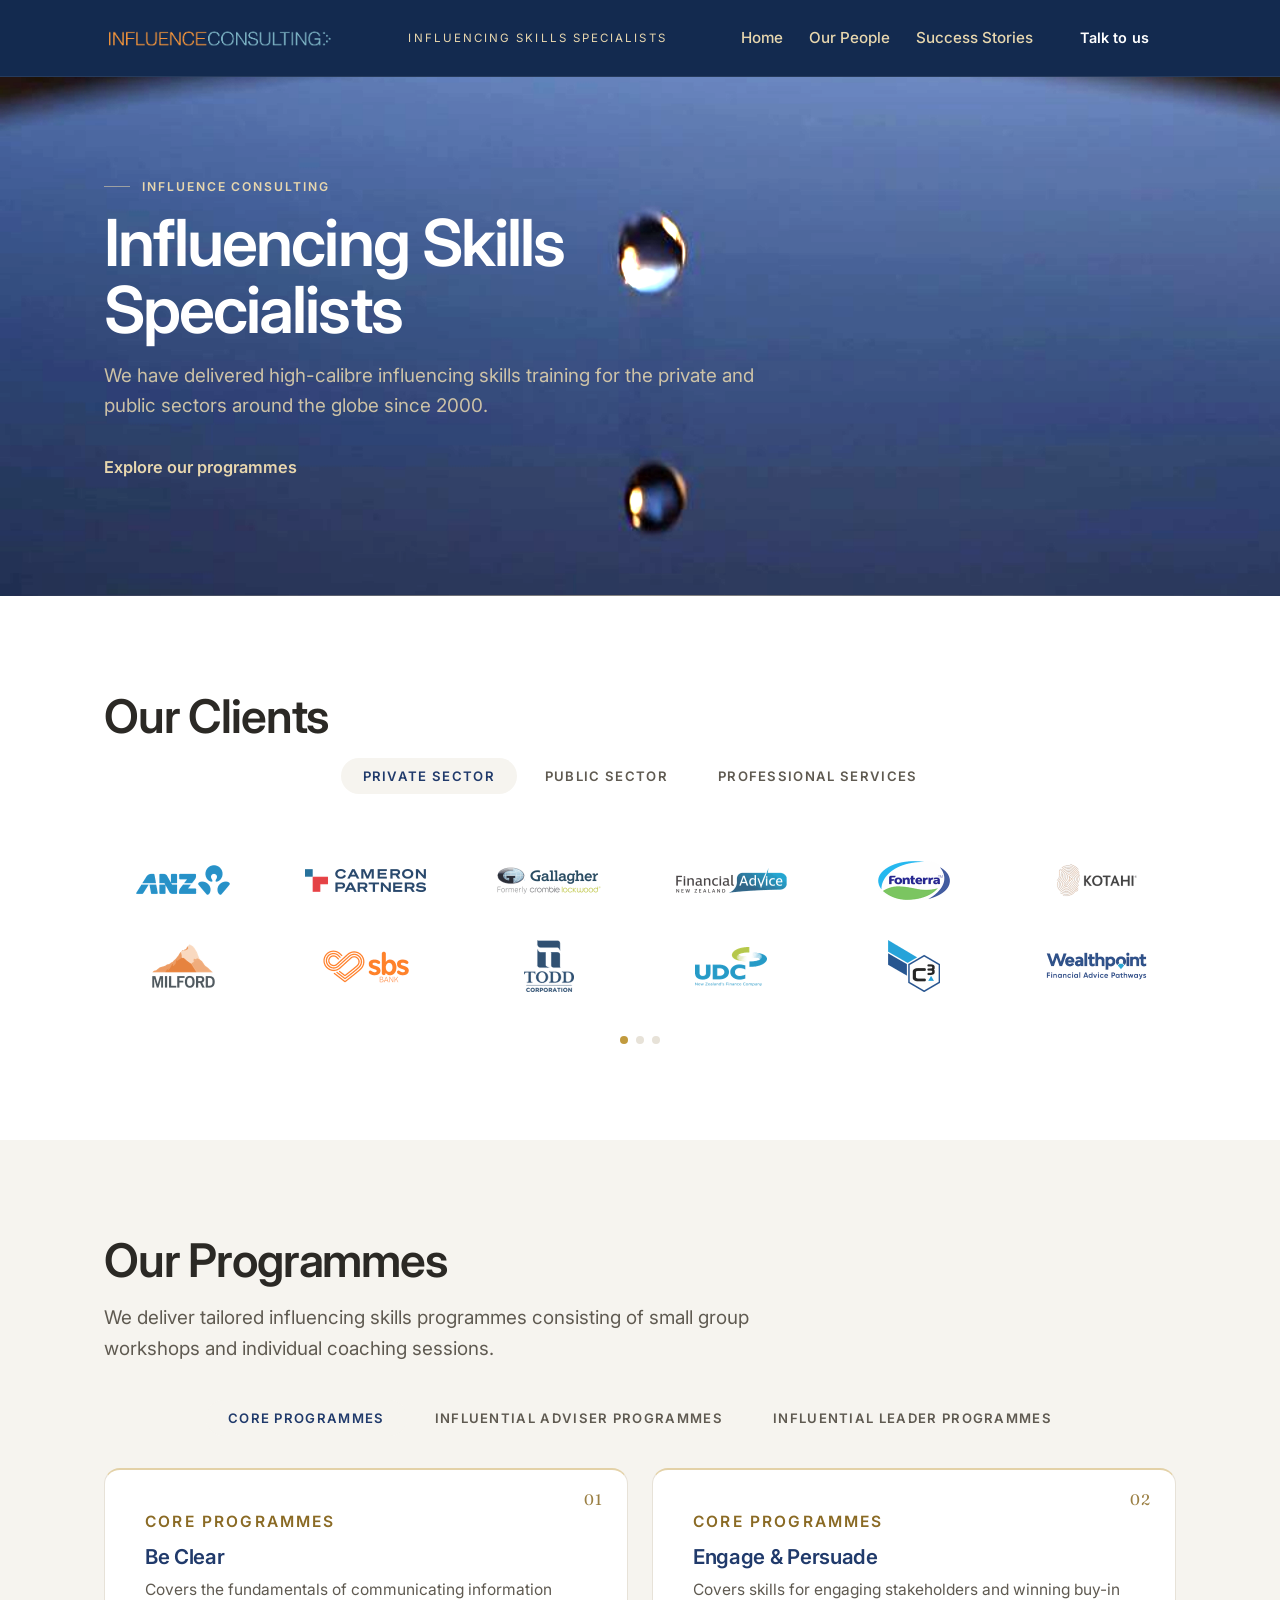
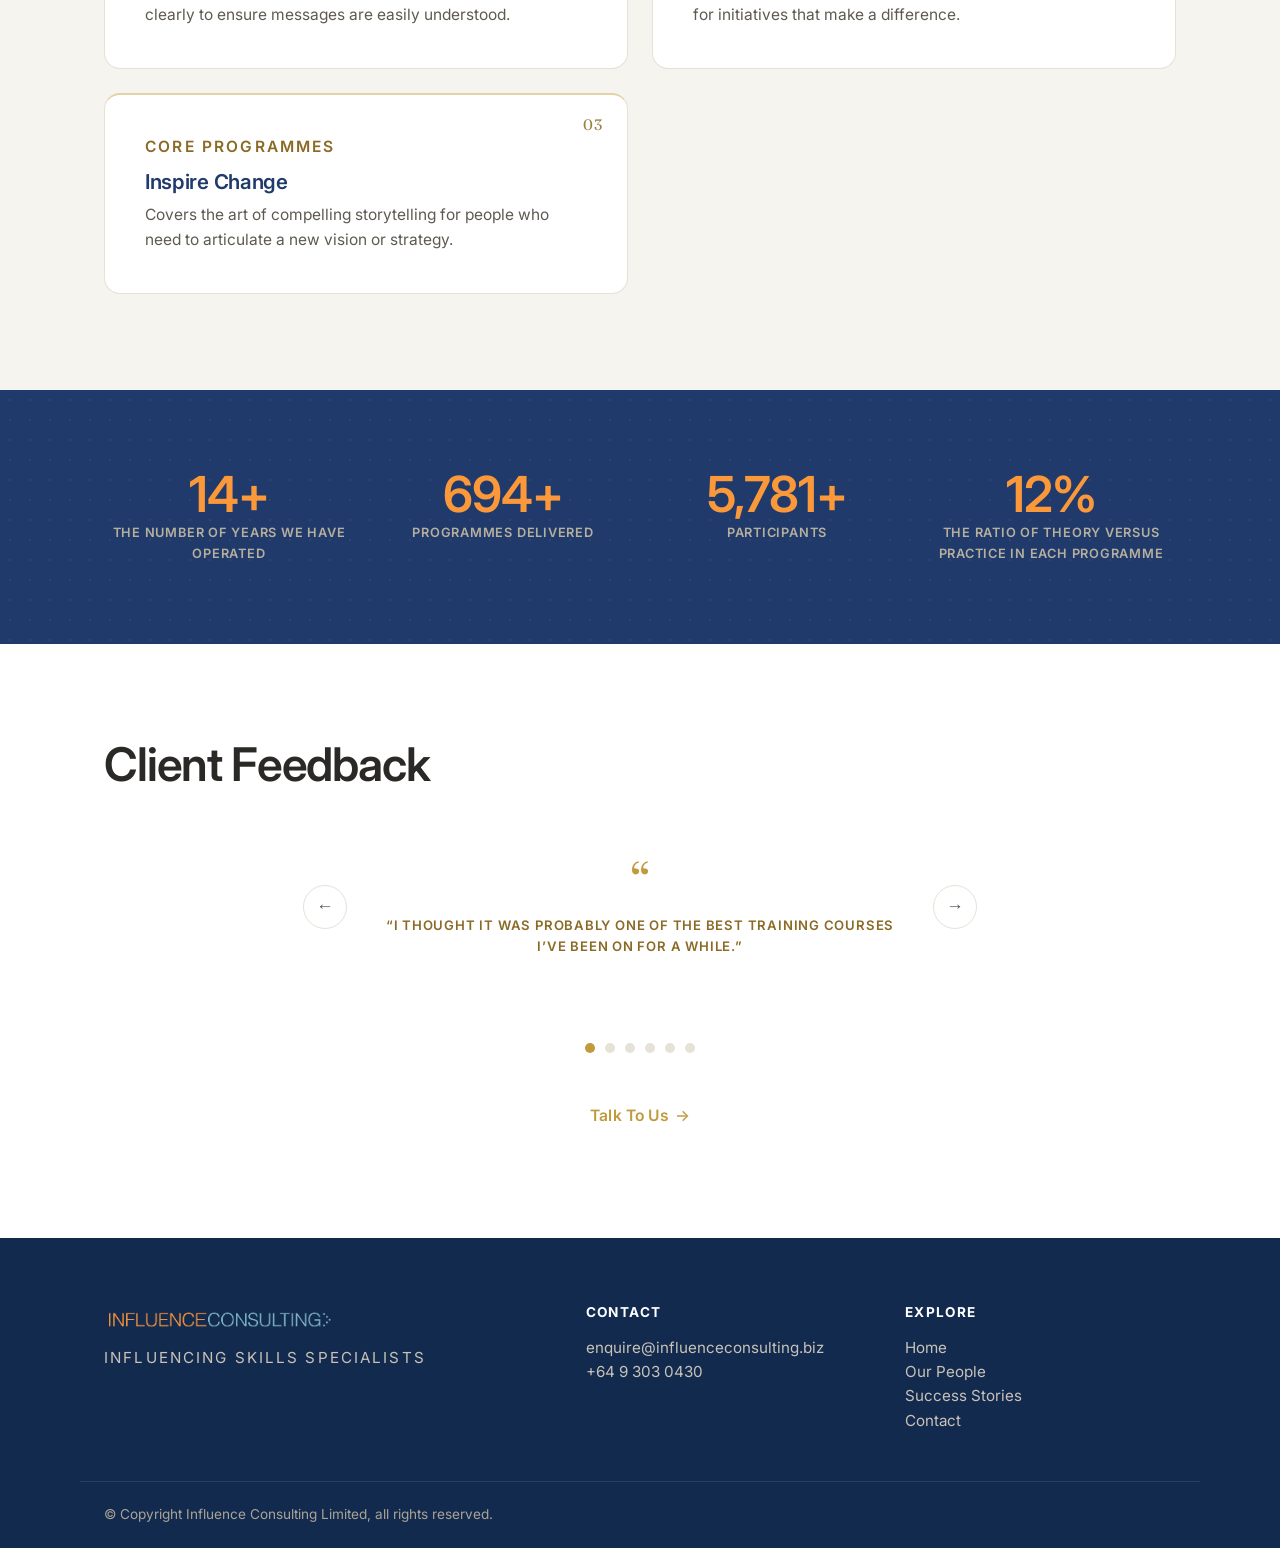
<file: index.html>
<!DOCTYPE html>
<html lang="en-NZ"><script>document.documentElement.classList.add("js")</script>
<head>
<meta charset="UTF-8">
<meta name="viewport" content="width=device-width, initial-scale=1">
<title>Influence Consulting – Leading Influencing Skills Specialists</title>
<link rel="icon" href="/assets/favicon.ico" sizes="any">
<link rel="icon" href="/assets/favicon-32.png" type="image/png" sizes="32x32">
<link rel="apple-touch-icon" href="/assets/favicon-180.png">
<meta property="og:title" content="Influence Consulting – Leading Influencing Skills Specialists">
<meta property="og:description" content="We have delivered high-calibre influencing skills training for the private and public sectors around the globe since 2000.">
<meta property="og:image" content="https://influence-website.onrender.com/assets/og-image.jpg">
<meta property="og:image:width" content="1200">
<meta property="og:image:height" content="630">
<meta property="og:image:alt" content="Influence Consulting — Influencing Skills Specialists">
<meta name="twitter:card" content="summary_large_image">
<meta name="twitter:title" content="Influence Consulting – Leading Influencing Skills Specialists">
<meta name="twitter:description" content="We have delivered high-calibre influencing skills training for the private and public sectors around the globe since 2000.">
<meta name="twitter:image" content="https://influence-website.onrender.com/assets/og-image.jpg">
<meta property="og:type" content="website">
<meta name="description" content="We have delivered high-calibre influencing skills training for the private and public sectors around the globe since 2000.">
<link rel="preconnect" href="https://fonts.googleapis.com">
<link rel="preconnect" href="https://fonts.gstatic.com" crossorigin>
<link href="https://fonts.googleapis.com/css2?family=Fraunces:opsz,wght@9..144,400;9..144,500;9..144,600&family=Inter:wght@400;500;600&display=swap" rel="stylesheet">
<link rel="stylesheet" href="style.css">
</head>
<body>

<header class="site-header">
  <div class="wrap nav-row">
    <a class="brand" href="/"><img src="assets/icl-logo-light.png" alt="Influence Consulting" class="brand-logo"></a>
    <p class="brand-tag">Influencing Skills Specialists</p>
    <button class="nav-toggle" aria-label="Menu" aria-expanded="false"><span></span><span></span><span></span></button>
    <nav>
      <a href="/">Home</a>
      <a href="/our-people">Our People</a>
      <a href="/success-stories">Success Stories</a>
      <a href="/contact" class="btn btn-sm">Talk to us</a>
    </nav>
  </div>
</header>
<main><section class="hero">
    <video class="hero-bg" autoplay muted loop playsinline preload="auto" poster="assets/hero-drop-poster.jpg" aria-hidden="true">
      <source src="assets/hero-drop.mp4" type="video/mp4">
    </video>
    <div class="wrap hero-grid">
    <div><p class="eyebrow">Influence Consulting</p>
    <h1>Influencing Skills Specialists</h1><p class="lede">We have delivered high-calibre influencing skills training for the private and public sectors around the globe since 2000.</p><p class="hero-link"><a href="#programmes">Explore our programmes</a></p>
    </div>
    </div></section><section class="section client-section"><div class="wrap">
<h2>Our Clients</h2>
<div class="client-tabs">
<button class="client-tab active" data-sector="0">Private Sector</button>
<button class="client-tab" data-sector="1">Public Sector</button>
<button class="client-tab" data-sector="2">Professional Services</button>
</div>
<div class="client-panel active"><div class="logo-grid">
<div class="logo-card"><img src="assets/anz.png" alt="ANZ" title="ANZ" width="94" height="30" loading="lazy" decoding="async"></div>
<div class="logo-card"><img src="assets/cameron.png" alt="Cameron Partners" title="Cameron Partners" width="121" height="23" loading="lazy" decoding="async"></div>
<div class="logo-card"><img src="assets/gallagher.png" alt="Gallagher (formerly Crombie Lockwood)" title="Gallagher (formerly Crombie Lockwood)" width="104" height="27" loading="lazy" decoding="async"></div>
<div class="logo-card"><img src="assets/financial-advice.png" alt="Financial Advice NZ" title="Financial Advice NZ" width="111" height="25" loading="lazy" decoding="async"></div>
<div class="logo-card"><img src="assets/fonterra.png" alt="Fonterra" title="Fonterra" width="72" height="39" loading="lazy" decoding="async"></div>
<div class="logo-card"><img src="assets/kotahi.png" alt="Kotahi" title="Kotahi" width="82" height="34" loading="lazy" decoding="async"></div>
<div class="logo-card"><img src="assets/milford.png" alt="Milford" title="Milford" width="63" height="44" loading="lazy" decoding="async"></div>
<div class="logo-card"><img src="assets/sbs.png" alt="SBS" title="SBS" width="86" height="33" loading="lazy" decoding="async"></div>
<div class="logo-card"><img src="assets/todd.png" alt="Todd Corporation" title="Todd Corporation" width="50" height="52" loading="lazy" decoding="async"></div>
<div class="logo-card"><img src="assets/udc.png" alt="UDC" title="UDC" width="72" height="39" loading="lazy" decoding="async"></div>
<div class="logo-card"><img src="assets/c3.png" alt="C3" title="C3" width="52" height="52" loading="lazy" decoding="async"></div>
<div class="logo-card"><img src="assets/wealthpoint.png" alt="Wealthpoint" title="Wealthpoint" width="101" height="28" loading="lazy" decoding="async"></div>
</div></div><div class="client-panel"><div class="logo-grid">
<div class="logo-card"><img src="assets/acc.png" alt="ACC" title="ACC" width="59" height="48" loading="lazy" decoding="async"></div>
<div class="logo-card"><img src="assets/commerce-commission.png" alt="Commerce Commission" title="Commerce Commission" width="94" height="30" loading="lazy" decoding="async"></div>
<div class="logo-card"><img src="assets/oag.png" alt="Controller and Auditor-General" title="Controller and Auditor-General" width="150" height="15" loading="lazy" decoding="async"></div>
<div class="logo-card"><img src="assets/dpmc.png" alt="Department of the Prime Minister and Cabinet" title="Department of the Prime Minister and Cabinet" width="132" height="21" loading="lazy" decoding="async"></div>
<div class="logo-card"><img src="assets/dia2.png" alt="Department of Internal Affairs" title="Department of Internal Affairs" width="105" height="27" loading="lazy" decoding="async"></div>
<div class="logo-card"><img src="assets/mbie.png" alt="Ministry of Business, Innovation & Employment" title="Ministry of Business, Innovation & Employment" width="118" height="24" loading="lazy" decoding="async"></div>
<div class="logo-card"><img src="assets/treasury.png" alt="The Treasury" title="The Treasury" width="108" height="26" loading="lazy" decoding="async"></div>
<div class="logo-card"><img src="assets/mpi.png" alt="Ministry for Primary Industries" title="Ministry for Primary Industries" width="119" height="24" loading="lazy" decoding="async"></div>
<div class="logo-card"><img src="assets/mot.png" alt="Ministry of Transport" title="Ministry of Transport" width="119" height="24" loading="lazy" decoding="async"></div>
<div class="logo-card"><img src="assets/gw.png" alt="Greater Wellington Regional Council" title="Greater Wellington Regional Council" width="92" height="30" loading="lazy" decoding="async"></div>
<div class="logo-card"><img src="assets/invercargill.png" alt="Invercargill City Council" title="Invercargill City Council" width="60" height="47" loading="lazy" decoding="async"></div>
<div class="logo-card"><img src="assets/moe.png" alt="Ministry of Education" title="Ministry of Education" width="88" height="32" loading="lazy" decoding="async"></div>
</div></div><div class="client-panel"><div class="logo-grid">
<div class="logo-card"><img src="assets/beca.png" alt="Beca" title="Beca" width="112" height="25" loading="lazy" decoding="async"></div>
<div class="logo-card"><img src="assets/buddle.png" alt="Buddle Findlay" title="Buddle Findlay" width="88" height="32" loading="lazy" decoding="async"></div>
<div class="logo-card"><img src="assets/colin.png" alt="Colin Biggers & Paisley" title="Colin Biggers & Paisley" width="67" height="42" loading="lazy" decoding="async"></div>
<div class="logo-card"><img src="assets/deloitte.png" alt="Deloitte" title="Deloitte" width="121" height="23" loading="lazy" decoding="async"></div>
<div class="logo-card"><img src="assets/kpmg.png" alt="KPMG" title="KPMG" width="82" height="34" loading="lazy" decoding="async"></div>
<div class="logo-card"><img src="assets/martinj.png" alt="MartinJenkins" title="MartinJenkins" width="102" height="27" loading="lazy" decoding="async"></div>
<div class="logo-card"><img src="assets/mitchell-daysh.png" alt="Mitchell Daysh" title="Mitchell Daysh" width="113" height="25" loading="lazy" decoding="async"></div>
<div class="logo-card"><img src="assets/rmv.png" alt="Russell McVeagh" title="Russell McVeagh" width="74" height="38" loading="lazy" decoding="async"></div>
<div class="logo-card"><img src="assets/saxton.png" alt="Saxton Bampfylde" title="Saxton Bampfylde" width="115" height="24" loading="lazy" decoding="async"></div>
</div></div>
<div class="client-dots">
<button class="client-dot on" aria-label="Private Sector"></button>
<button class="client-dot" aria-label="Public Sector"></button>
<button class="client-dot" aria-label="Professional Services"></button>
</div>
</div></section>
<section class="section section-tint section-head" id="programmes"><div class="wrap">

<h2>Our Programmes</h2>
<p class="lede">We deliver tailored influencing skills programmes consisting of small group workshops and individual coaching sessions.</p>
<div class="programme-tabs" style="margin-top:36px">
  <button class="programme-tab active">Core Programmes</button>
  <button class="programme-tab">Influential Adviser Programmes</button>
  <button class="programme-tab">Influential Leader Programmes</button>
</div>
<div class="grid-2 active" style="margin-top:24px"><div class="card"><p class="card-kicker">Core Programmes</p><h3>Be Clear</h3><p>Covers the fundamentals of communicating information clearly to ensure messages are easily understood.</p></div><div class="card"><p class="card-kicker">Core Programmes</p><h3>Engage &amp; Persuade</h3><p>Covers skills for engaging stakeholders and winning buy-in for initiatives that make a difference.</p></div><div class="card"><p class="card-kicker">Core Programmes</p><h3>Inspire Change</h3><p>Covers the art of compelling storytelling for people who need to articulate a new vision or strategy.</p></div></div>
<div class="grid-2" style="margin-top:24px"><div class="card"><p class="card-kicker">Influential Adviser Programmes</p><h3>Influential Adviser<br>Business Development Skills</h3><p>Programmes designed for the banking, financial or professional service sectors, that result in more business with existing and prospective clients.</p></div><div class="card"><p class="card-kicker">Influential Adviser Programmes</p><h3>Influential Adviser<br>Consulting Skills</h3><p>Programmes that help banking, financial or professional service consultants develop key communication skills that cement strategic client relationships.</p></div></div>
<div class="grid-1" style="margin-top:24px"><div class="card"><p class="card-kicker">Influential Leader Programmes</p><h3>Driving Change</h3><p>Gives leaders the clarity to decide which changes are worth making, the buy-in to carry them, and the momentum to see them through resistance.</p></div>
</div>
</div></section>

<section class="stats"><div class="wrap stats-grid">
<div><strong class="count" data-to="25" data-suffix="+">0+</strong><span>The number of years we have operated</span></div>
<div><strong class="count" data-to="1200" data-suffix="+" data-delimiter=",">0+</strong><span>Programmes Delivered</span></div>
<div><strong class="count" data-to="10000" data-suffix="+" data-delimiter=",">0+</strong><span>Participants</span></div>
<div><strong class="count" data-to="20" data-suffix="%">0%</strong><span>The ratio of theory versus practice in each programme</span></div>
</div></section>

<section class="section"><div class="wrap">

<h2>Client Feedback</h2>
<div class="bubbles-wrapper">
  <button class="bubble-prev" aria-label="Previous">&#8592;</button>
  <div class="bubble active"><p>“I thought it was probably one of the best training courses I’ve been on for a while.”</p></div>
  <div class="bubble"><p>“I must say I felt my attention and absorption of information was much better than in usual sessions, and it really didn’t drag on like some workshops often do. Hence I believe what you do really works!”</p></div>
  <div class="bubble"><p>“Can’t thank you enough. I honestly can’t remember the last course I took that was so practical! Really appreciate it.”</p></div>
  <div class="bubble"><p>“This was fantastic! The content was really helpful for bringing consciousness to the way you interact with and influence people, and also learnt so much just from watching James’ communication and facilitation style.”</p></div>
  <div class="bubble"><p>“The course was really helpful using practical examples! I think everyone feels empowered and prepared to tackle those upcoming scenarios we analysed. The course moved at pace but still gave enough depth to each section — a great combo.”</p></div>
  <div class="bubble"><p>“In 20 years with being with ANZ, I’d say this would have to be the best communication course I’ve been on. It was succinct, relatable and constructive.”</p></div>
  <button class="bubble-next" aria-label="Next">&#8594;</button>
</div>
<div class="bubble-dots">
  <button class="on" aria-label="Feedback 1"></button>
  <button aria-label="Feedback 2"></button>
  <button aria-label="Feedback 3"></button>
  <button aria-label="Feedback 4"></button>
  <button aria-label="Feedback 5"></button>
  <button aria-label="Feedback 6"></button>
</div>
<div style="text-align:center;margin-top:36px"><a class="btn btn-gold" href="/contact">Talk To Us</a></div>
</div></section></main>

<footer class="site-footer">
  <div class="wrap footer-grid">
    <div>
      <a href="/"><img src="assets/icl-logo-light.png" alt="Influence Consulting" class="footer-logo" width="231" height="34"></a>
      <p class="footer-tag">Influencing Skills Specialists</p>
    </div>
    <div>
      <h4>Contact</h4>
      <p><a href="mailto:enquire@influenceconsulting.biz">enquire@influenceconsulting.biz</a><br>
      <a href="tel:+6493030430">+64 9 303 0430</a></p>
    </div>
    <div>
      <h4>Explore</h4>
      <p><a href="/">Home</a><br>
      <a href="/our-people">Our People</a><br>
      <a href="/success-stories">Success Stories</a><br>
      <a href="/contact">Contact</a></p>
    </div>
  </div>
  <div class="wrap footer-base">© Copyright Influence Consulting Limited, all rights reserved.</div>
</footer>

<script src="site.js" defer></script>
</body>
</html>
</file>
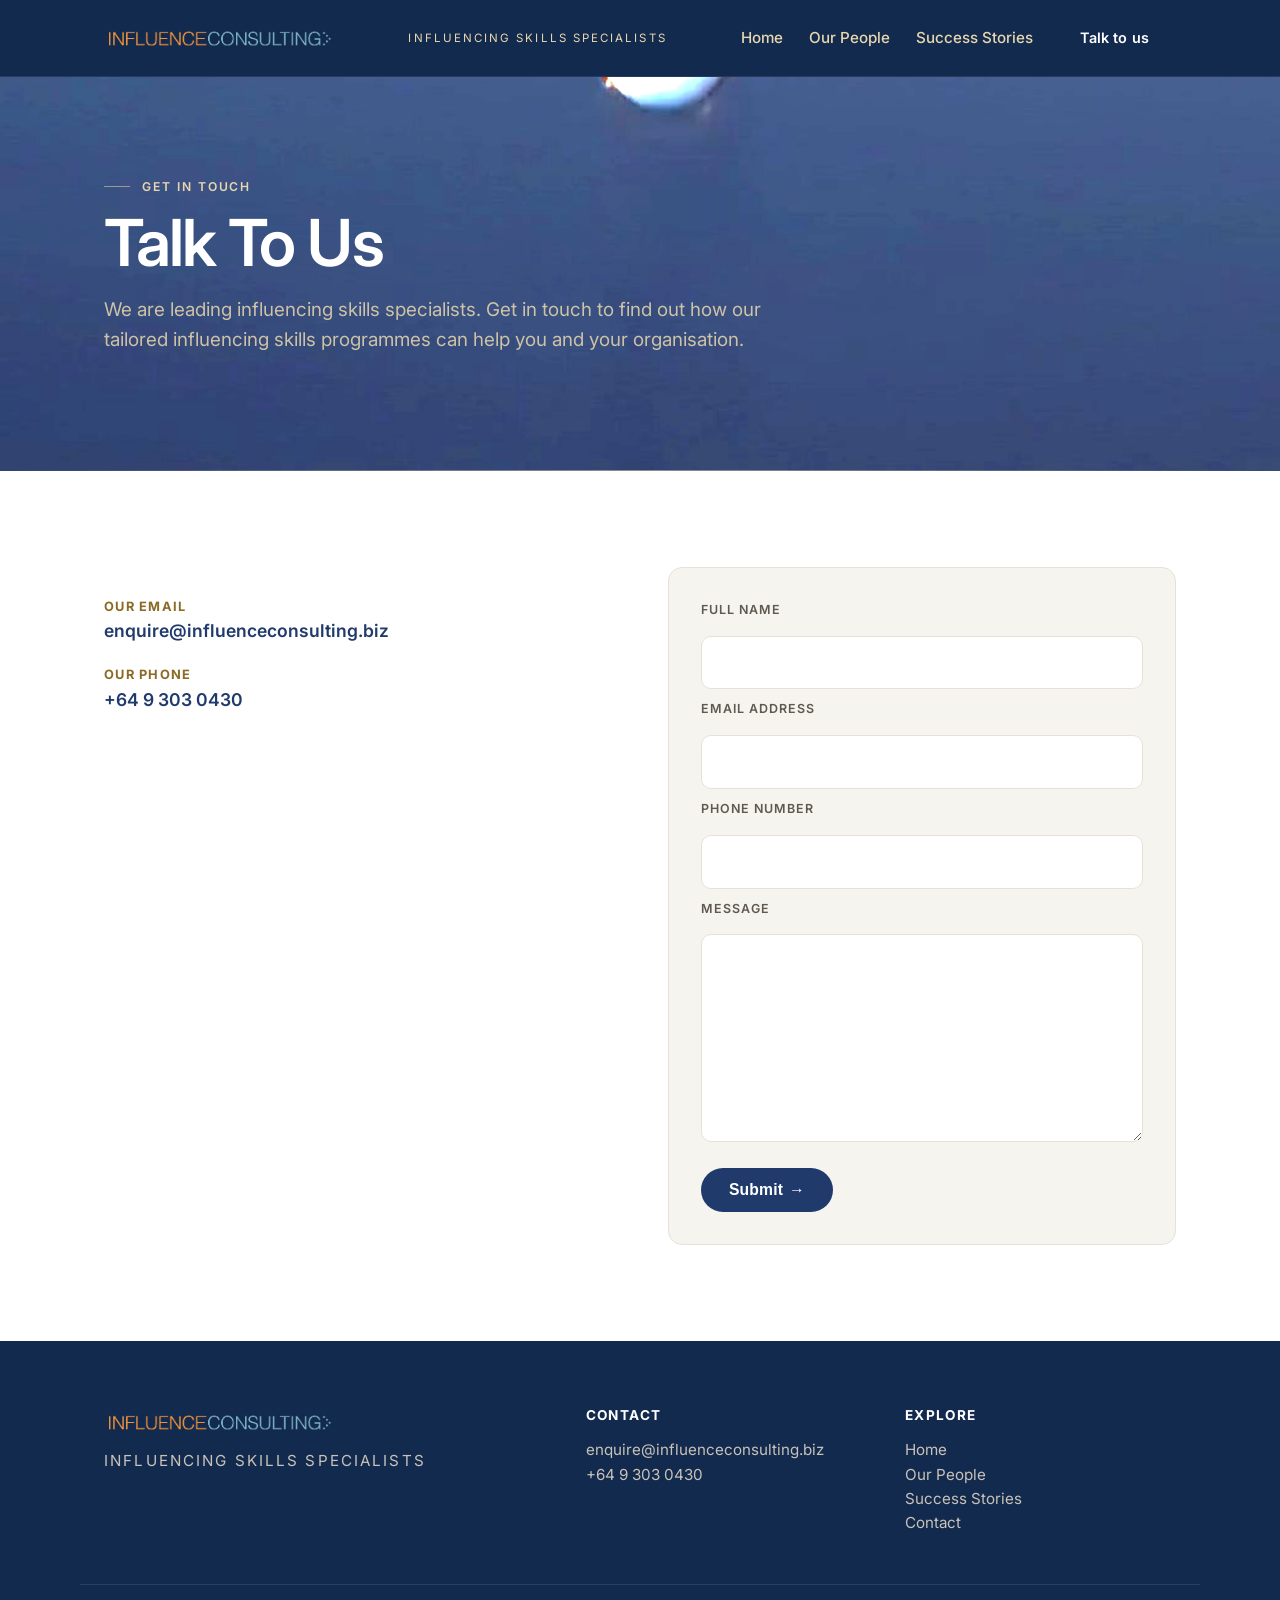
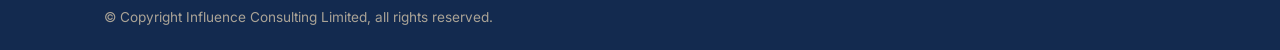
<file: contact.html>
<!DOCTYPE html>
<html lang="en-NZ"><script>document.documentElement.classList.add("js")</script>
<head>
<meta charset="UTF-8">
<meta name="viewport" content="width=device-width, initial-scale=1">
<title>Contact Us – Influence Consulting</title>
<link rel="icon" href="/assets/favicon.ico" sizes="any">
<link rel="icon" href="/assets/favicon-32.png" type="image/png" sizes="32x32">
<link rel="apple-touch-icon" href="/assets/favicon-180.png">
<meta property="og:title" content="Contact Us – Influence Consulting">
<meta property="og:description" content="Get in touch to find out how our tailored influencing skills programmes can help you and your organisation.">
<meta property="og:image" content="https://influence-website.onrender.com/assets/og-image.jpg">
<meta property="og:image:width" content="1200">
<meta property="og:image:height" content="630">
<meta property="og:image:alt" content="Influence Consulting — Influencing Skills Specialists">
<meta name="twitter:card" content="summary_large_image">
<meta name="twitter:title" content="Contact Us – Influence Consulting">
<meta name="twitter:description" content="Get in touch to find out how our tailored influencing skills programmes can help you and your organisation.">
<meta name="twitter:image" content="https://influence-website.onrender.com/assets/og-image.jpg">
<meta property="og:type" content="website">
<meta name="description" content="Get in touch to find out how our tailored influencing skills programmes can help you and your organisation.">
<link rel="preconnect" href="https://fonts.googleapis.com">
<link rel="preconnect" href="https://fonts.gstatic.com" crossorigin>
<link href="https://fonts.googleapis.com/css2?family=Fraunces:opsz,wght@9..144,400;9..144,500;9..144,600&family=Inter:wght@400;500;600&display=swap" rel="stylesheet">
<link rel="stylesheet" href="style.css">
</head>
<body>

<header class="site-header">
  <div class="wrap nav-row">
    <a class="brand" href="/"><img src="assets/icl-logo-light.png" alt="Influence Consulting" class="brand-logo"></a>
    <p class="brand-tag">Influencing Skills Specialists</p>
    <button class="nav-toggle" aria-label="Menu" aria-expanded="false"><span></span><span></span><span></span></button>
    <nav>
      <a href="/">Home</a>
      <a href="/our-people">Our People</a>
      <a href="/success-stories">Success Stories</a>
      <a href="/contact" class="btn btn-sm">Talk to us</a>
    </nav>
  </div>
</header>
<main><section class="hero">
    <video class="hero-bg" autoplay muted loop playsinline preload="auto" poster="assets/hero-contact.jpg" aria-hidden="true">
      <source src="assets/hero-drop.mp4#t=0,2.5" type="video/mp4">
    </video>
    <div class="wrap hero-grid">
    <div><p class="eyebrow">Get in touch</p>
    <h1>Talk To Us</h1><p class="lede">We are leading influencing skills specialists. Get in touch to find out how our tailored influencing skills programmes can help you and your organisation.</p>
    </div>
    </div></section><section class="section"><div class="wrap contact-grid">
<div>
  <div class="contact-lines">
    <div><h4>Our Email</h4><a href="mailto:enquire@influenceconsulting.biz">enquire@influenceconsulting.biz</a></div>
    <div><h4>Our Phone</h4><a href="tel:+6493030430">+64 9 303 0430</a></div>
  </div>
</div>
<form class="contact-form" action="https://api.web3forms.com/submit" method="POST">
  <input type="hidden" name="access_key" value="4254d917-3d2e-4076-adf5-2639d825650e">
  <label for="cf-name">Full Name</label>
  <input id="cf-name" type="text" name="name" required>
  <label for="cf-email">Email Address</label>
  <input id="cf-email" type="email" name="email" required>
  <label for="cf-phone">Phone Number</label>
  <input id="cf-phone" type="tel" name="phone" pattern="[0-9()#&+*-=.]+">
  <label for="cf-message">Message</label>
  <textarea id="cf-message" name="message" rows="7"></textarea>
  <button type="submit" class="btn">Submit</button>
</form>
</div></section></main>

<footer class="site-footer">
  <div class="wrap footer-grid">
    <div>
      <a href="/"><img src="assets/icl-logo-light.png" alt="Influence Consulting" class="footer-logo" width="231" height="34"></a>
      <p class="footer-tag">Influencing Skills Specialists</p>
    </div>
    <div>
      <h4>Contact</h4>
      <p><a href="mailto:enquire@influenceconsulting.biz">enquire@influenceconsulting.biz</a><br>
      <a href="tel:+6493030430">+64 9 303 0430</a></p>
    </div>
    <div>
      <h4>Explore</h4>
      <p><a href="/">Home</a><br>
      <a href="/our-people">Our People</a><br>
      <a href="/success-stories">Success Stories</a><br>
      <a href="/contact">Contact</a></p>
    </div>
  </div>
  <div class="wrap footer-base">© Copyright Influence Consulting Limited, all rights reserved.</div>
</footer>

<script src="site.js" defer></script>
</body>
</html>
</file>
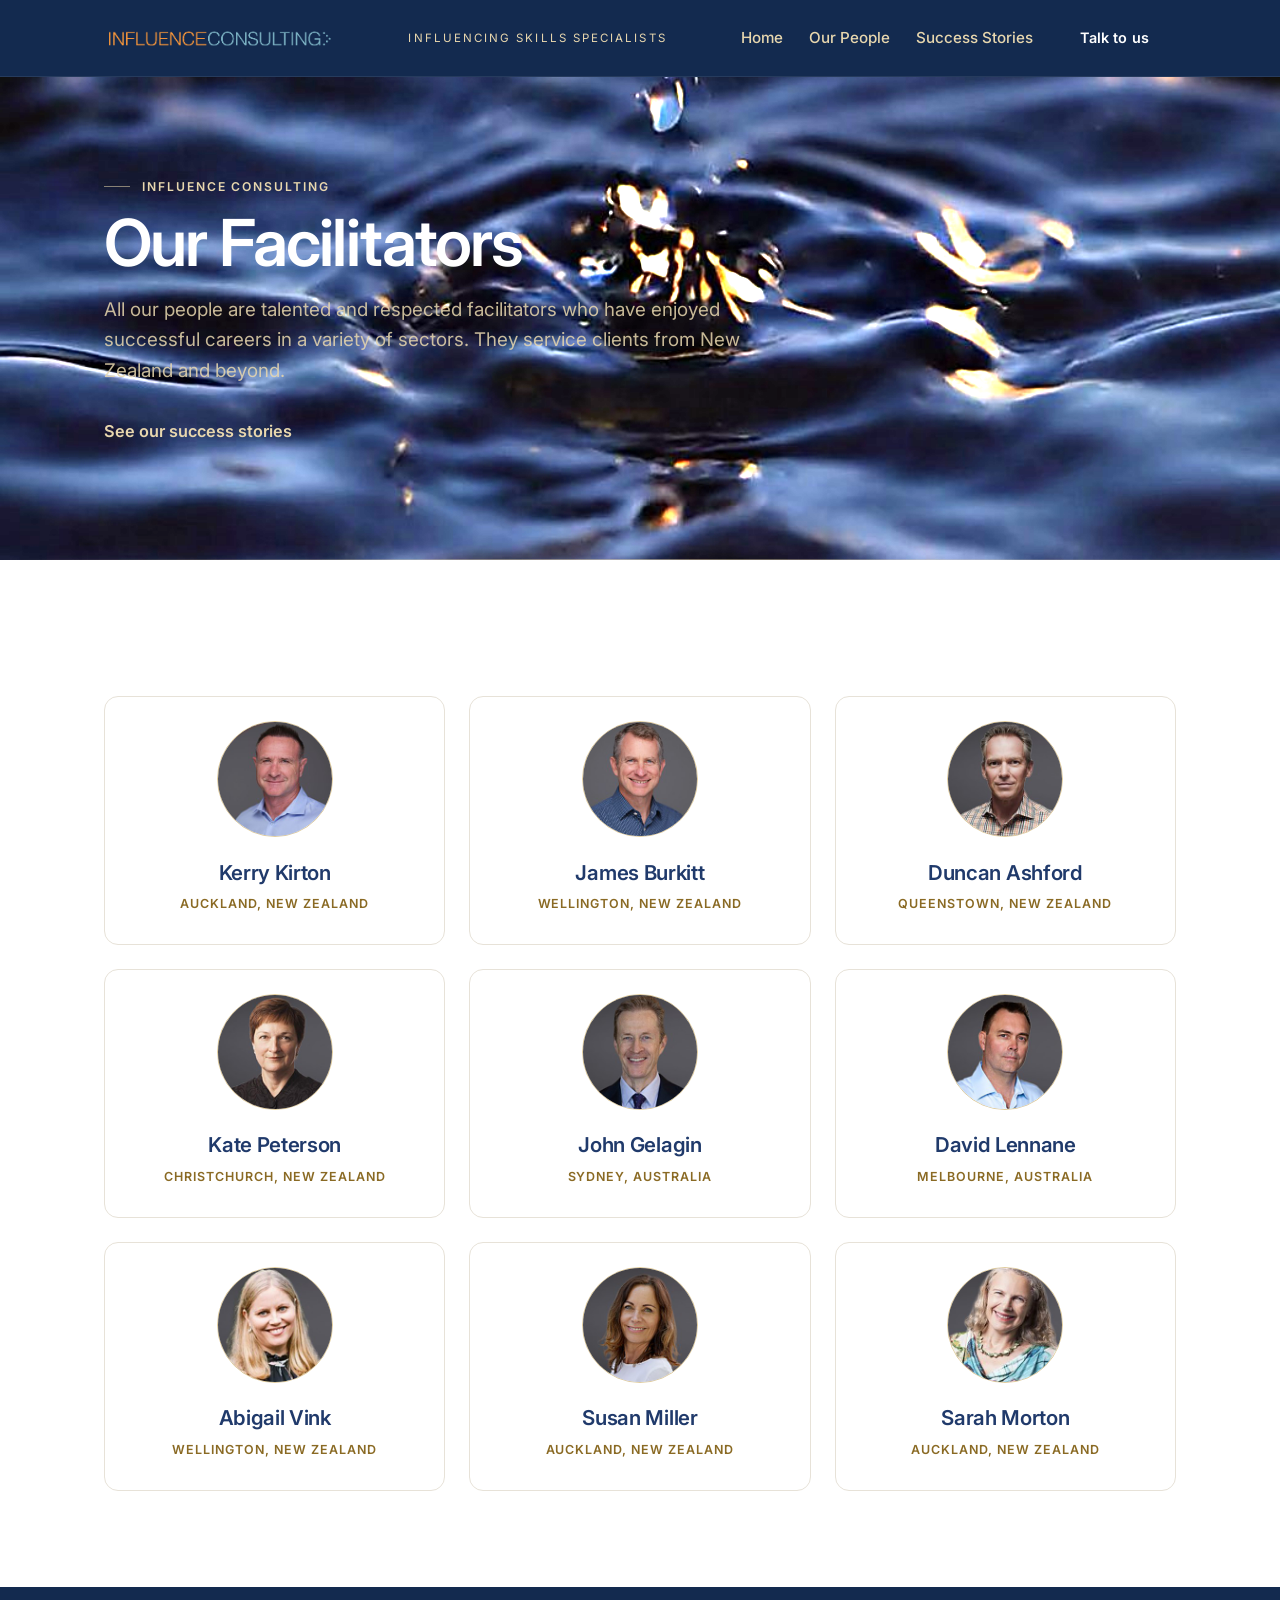
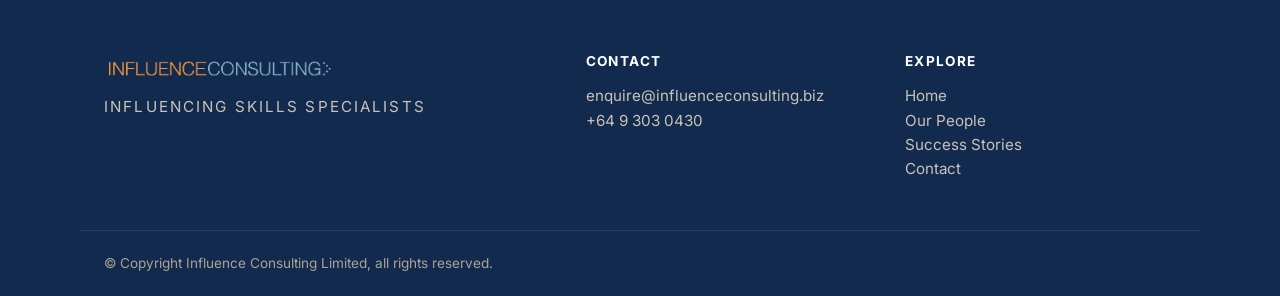
<file: our-people.html>
<!DOCTYPE html>
<html lang="en-NZ"><script>document.documentElement.classList.add("js")</script>
<head>
<meta charset="UTF-8">
<meta name="viewport" content="width=device-width, initial-scale=1">
<title>Our People – Influence Consulting</title>
<link rel="icon" href="/assets/favicon.ico" sizes="any">
<link rel="icon" href="/assets/favicon-32.png" type="image/png" sizes="32x32">
<link rel="apple-touch-icon" href="/assets/favicon-180.png">
<meta property="og:title" content="Our People – Influence Consulting">
<meta property="og:description" content="All our people are talented and respected facilitators who have enjoyed successful careers in a variety of sectors.">
<meta property="og:image" content="https://influence-website.onrender.com/assets/og-image.jpg">
<meta property="og:image:width" content="1200">
<meta property="og:image:height" content="630">
<meta property="og:image:alt" content="Influence Consulting — Influencing Skills Specialists">
<meta name="twitter:card" content="summary_large_image">
<meta name="twitter:title" content="Our People – Influence Consulting">
<meta name="twitter:description" content="All our people are talented and respected facilitators who have enjoyed successful careers in a variety of sectors.">
<meta name="twitter:image" content="https://influence-website.onrender.com/assets/og-image.jpg">
<meta property="og:type" content="website">
<meta name="description" content="All our people are talented and respected facilitators who have enjoyed successful careers in a variety of sectors.">
<link rel="preconnect" href="https://fonts.googleapis.com">
<link rel="preconnect" href="https://fonts.gstatic.com" crossorigin>
<link href="https://fonts.googleapis.com/css2?family=Fraunces:opsz,wght@9..144,400;9..144,500;9..144,600&family=Inter:wght@400;500;600&display=swap" rel="stylesheet">
<link rel="stylesheet" href="style.css">
</head>
<body>

<header class="site-header">
  <div class="wrap nav-row">
    <a class="brand" href="/"><img src="assets/icl-logo-light.png" alt="Influence Consulting" class="brand-logo"></a>
    <p class="brand-tag">Influencing Skills Specialists</p>
    <button class="nav-toggle" aria-label="Menu" aria-expanded="false"><span></span><span></span><span></span></button>
    <nav>
      <a href="/">Home</a>
      <a href="/our-people">Our People</a>
      <a href="/success-stories">Success Stories</a>
      <a href="/contact" class="btn btn-sm">Talk to us</a>
    </nav>
  </div>
</header>
<main><section class="hero">
    <video class="hero-bg" autoplay muted loop playsinline preload="auto" poster="assets/hero-people.jpg" aria-hidden="true">
      <source src="assets/hero-drop.mp4#t=3,8" type="video/mp4">
    </video>
    <div class="wrap hero-grid">
    <div><p class="eyebrow">Influence Consulting</p>
    <h1>Our Facilitators</h1><p class="lede">All our people are talented and respected facilitators who have enjoyed successful careers in a variety of sectors. They service clients from New Zealand and beyond.</p><p class="hero-link"><a href="/success-stories">See our success stories</a></p>
    </div>
    </div></section><section class="section"><div class="wrap">



<div class="grid-3 people-grid" style="margin-top:40px"><div class="person" data-modal="person-0">
<img class="person-photo" src="assets/kerry.jpg" alt="Kerry Kirton" loading="lazy" decoding="async">
<h3>Kerry Kirton</h3><p class="loc">Auckland, New Zealand</p></div>
<div class="modal" id="person-0"><div class="modal-box">
<button class="modal-close" aria-label="Close">×</button>
<h3>Kerry Kirton</h3><p>Kerry established Influence Consulting and runs the company as managing director. He has also developed relationships with major clients across the Asia Pacific region for many years.</p><p>His clients consider him to be a trusted and strategic advisor who is able to make meaningful contributions to their organisational goals. His experience, creativity and business acumen means he is able to tailor solutions that best suit his clients’ needs. Kerry holds degrees in law and commerce and practiced as a corporate lawyer for many years prior to establishing Influence Consulting.</p></div></div><div class="person" data-modal="person-1">
<img class="person-photo" src="assets/james.jpg" alt="James Burkitt" loading="lazy" decoding="async">
<h3>James Burkitt</h3><p class="loc">Wellington, New Zealand</p></div>
<div class="modal" id="person-1"><div class="modal-box">
<button class="modal-close" aria-label="Close">×</button>
<h3>James Burkitt</h3><p>James is a director of Influence Consulting. He regularly leads workshops and coaches individuals, both in New Zealand and internationally, in the area of face-to-face communication skills. He works with professionals with frontline business development responsibilities from a wide range of professional service firms.</p><p>Private organisations and government agencies regularly use James to develop the influencing and presenting skills of their staff. Prior to joining Influence Consulting in 2004, James worked as a lawyer for 10 years, including stints in London, Singapore and Thailand. In his last legal role, he established and built the corporate practice for an international firm in Thailand, involving many aspects of business development and influencing. This real-world experience ensures that his coaching is relevant, credible and practical for his clients. James holds a law degree.</p></div></div><div class="person" data-modal="person-2">
<img class="person-photo" src="assets/duncan.jpg" alt="Duncan Ashford" loading="lazy" decoding="async">
<h3>Duncan Ashford</h3><p class="loc">Queenstown, New Zealand</p></div>
<div class="modal" id="person-2"><div class="modal-box">
<button class="modal-close" aria-label="Close">×</button>
<h3>Duncan Ashford</h3><p>Duncan Ashford is passionate about improving business performance and personal success through behavioural change. He now provides coaching and training on all aspects of influencing and communication skills, including presentation and relationship selling skills.</p><p>With over 25 years’ experience working in senior Sales, Relationship Management and Learning & Development roles with global financial institutions, Duncan truly understands the skills needed to successfully interact and communicate with people and business. He also understands regional and cultural nuances in sales and communication, having worked in the UK, USA, Hong Kong, China, Singapore, Thailand, Australia and New Zealand. Duncan holds a Bachelor of Arts degree from London University.</p></div></div><div class="person" data-modal="person-3">
<img class="person-photo" src="assets/kate.jpg" alt="Kate Peterson" loading="lazy" decoding="async">
<h3>Kate Peterson</h3><p class="loc">Christchurch, New Zealand</p></div>
<div class="modal" id="person-3"><div class="modal-box">
<button class="modal-close" aria-label="Close">×</button>
<h3>Kate Peterson</h3><p>Kate has worked across a variety of industries and developed an abundance of skills in sales, operations, customer service, business management, HR and training.</p><p>This includes 2 years with the Progressive Group, 9 years with Lion Nathan in New Zealand and Australia, 2 years with PGG Wrightson and 3.5 years with Meridian Energy as General Manager of Culture and Change.</p><p>Kate provides a vast amount of expertise in a range of people matters. The majority of her work however is with leaders and their talented people – those who choose to ensure that their investment in each other is maximized, without compromising what really matters to each of them.</p></div></div><div class="person" data-modal="person-4">
<img class="person-photo" src="assets/john.jpg" alt="John Gelagin" loading="lazy" decoding="async">
<h3>John Gelagin</h3><p class="loc">Sydney, Australia</p></div>
<div class="modal" id="person-4"><div class="modal-box">
<button class="modal-close" aria-label="Close">×</button>
<h3>John Gelagin</h3><p>John is noted as a highly professional and experienced facilitator committed to delivering relevant and engaging training. Over the past 8 years, he has worked with many hundreds of people helping them to influence others, deliver engaging presentations and build business development skills. He has a relaxed but professional approach and relates easily to people.</p><p>Before joining Influence, John practised law for 8 years with firms in Australia and the UK and spent 5 years with an international publishing company in management roles. John holds a science and law degree.</p></div></div><div class="person" data-modal="person-5">
<img class="person-photo" src="assets/david.jpg" alt="David Lennane" loading="lazy" decoding="async">
<h3>David Lennane</h3><p class="loc">Melbourne, Australia</p></div>
<div class="modal" id="person-5"><div class="modal-box">
<button class="modal-close" aria-label="Close">×</button>
<h3>David Lennane</h3><p>David Lennane has coached in the area of communication and influencing skills for over 20 years. He assists clients across Australia and New Zealand from his Melbourne base.</p><p>David’s experience includes working with groups and individuals to help them prepare, rehearse and deliver content in critical influencing situations. He specialises in coaching around influencing skills coaching for in-house teams within large organisations, client conversations, and high stakes bid and tender presentations. His background includes senior marketing and management roles at leading professional service firms. Before entering these roles, he spent seven years as a PR consultant in New Zealand and the UK.</p></div></div><div class="person" data-modal="person-6">
<img class="person-photo" src="assets/abigail.jpg" alt="Abigail Vink" loading="lazy" decoding="async">
<h3>Abigail Vink</h3><p class="loc">Wellington, New Zealand</p></div>
<div class="modal" id="person-6"><div class="modal-box">
<button class="modal-close" aria-label="Close">×</button>
<h3>Abigail Vink</h3><p>Abigail is an experienced coach and facilitator with a particular focus on the public sector. She enjoys supporting others as they reflect on their thinking and behavioural patterns and make positive changes to support their professional effectiveness. Abigail holds coaching credentials with the International Coaching Federation, Institute of Executive Coaching and Leadership and Strengths Network Aotearoa.</p><p>Abigail is skilled in communication in both written and oral forms, beginning her career in foreign policy and diplomacy. She has extensive experience communicating with individuals and groups with diverse backgrounds including cross-culturally. Abigail holds Bachelor of Laws and Bachelor of Arts (Chinese) degrees.</p></div></div><div class="person" data-modal="person-7">
<img class="person-photo" src="assets/susan.jpg" alt="Susan Miller" loading="lazy" decoding="async">
<h3>Susan Miller</h3><p class="loc">Auckland, New Zealand</p></div>
<div class="modal" id="person-7"><div class="modal-box">
<button class="modal-close" aria-label="Close">×</button>
<h3>Susan Miller</h3><p>Susan is an experienced coach, facilitator and mediator having predominantly worked in the public health, community and legal sectors. She has spent the past 9 years dedicated to facilitating communications courses that have equipped people to influence their clients and colleagues for better work and life outcomes.</p><p>Susan has a law degree, trained mediator and licensed RTT practitioner.</p></div></div><div class="person" data-modal="person-8">
<img class="person-photo" src="assets/sarah.jpg" alt="Sarah Morton" loading="lazy" decoding="async">
<h3>Sarah Morton</h3><p class="loc">Auckland, New Zealand</p></div>
<div class="modal" id="person-8"><div class="modal-box">
<button class="modal-close" aria-label="Close">×</button>
<h3>Sarah Morton</h3><p>Sarah has a Bachelor of Arts (Political Science), Post Graduate Diploma in Drama (Auckland University) and LTCL Effective Speaking (Trinity College).</p><p>An engaging facilitator, Sarah Morton has worked as a teacher and trainer for 30 years, for the last 12 years in business-based training. Sarah has worked on a range of leadership and business communication programmes for organisations such as Downer, Fisher & Paykel Healthcare, ADHB, Sistema, and ETEL. In 2019 she was acknowledged with a “Highly Commended Champion Trainer” Award by Skills Highway.</p><p>Sarah is an experienced facilitator who knows how to develop the skills required to influence, inspire others and win business.</p></div></div></div>
</div></section></main>

<footer class="site-footer">
  <div class="wrap footer-grid">
    <div>
      <a href="/"><img src="assets/icl-logo-light.png" alt="Influence Consulting" class="footer-logo" width="231" height="34"></a>
      <p class="footer-tag">Influencing Skills Specialists</p>
    </div>
    <div>
      <h4>Contact</h4>
      <p><a href="mailto:enquire@influenceconsulting.biz">enquire@influenceconsulting.biz</a><br>
      <a href="tel:+6493030430">+64 9 303 0430</a></p>
    </div>
    <div>
      <h4>Explore</h4>
      <p><a href="/">Home</a><br>
      <a href="/our-people">Our People</a><br>
      <a href="/success-stories">Success Stories</a><br>
      <a href="/contact">Contact</a></p>
    </div>
  </div>
  <div class="wrap footer-base">© Copyright Influence Consulting Limited, all rights reserved.</div>
</footer>

<script src="site.js" defer></script>
</body>
</html>
</file>
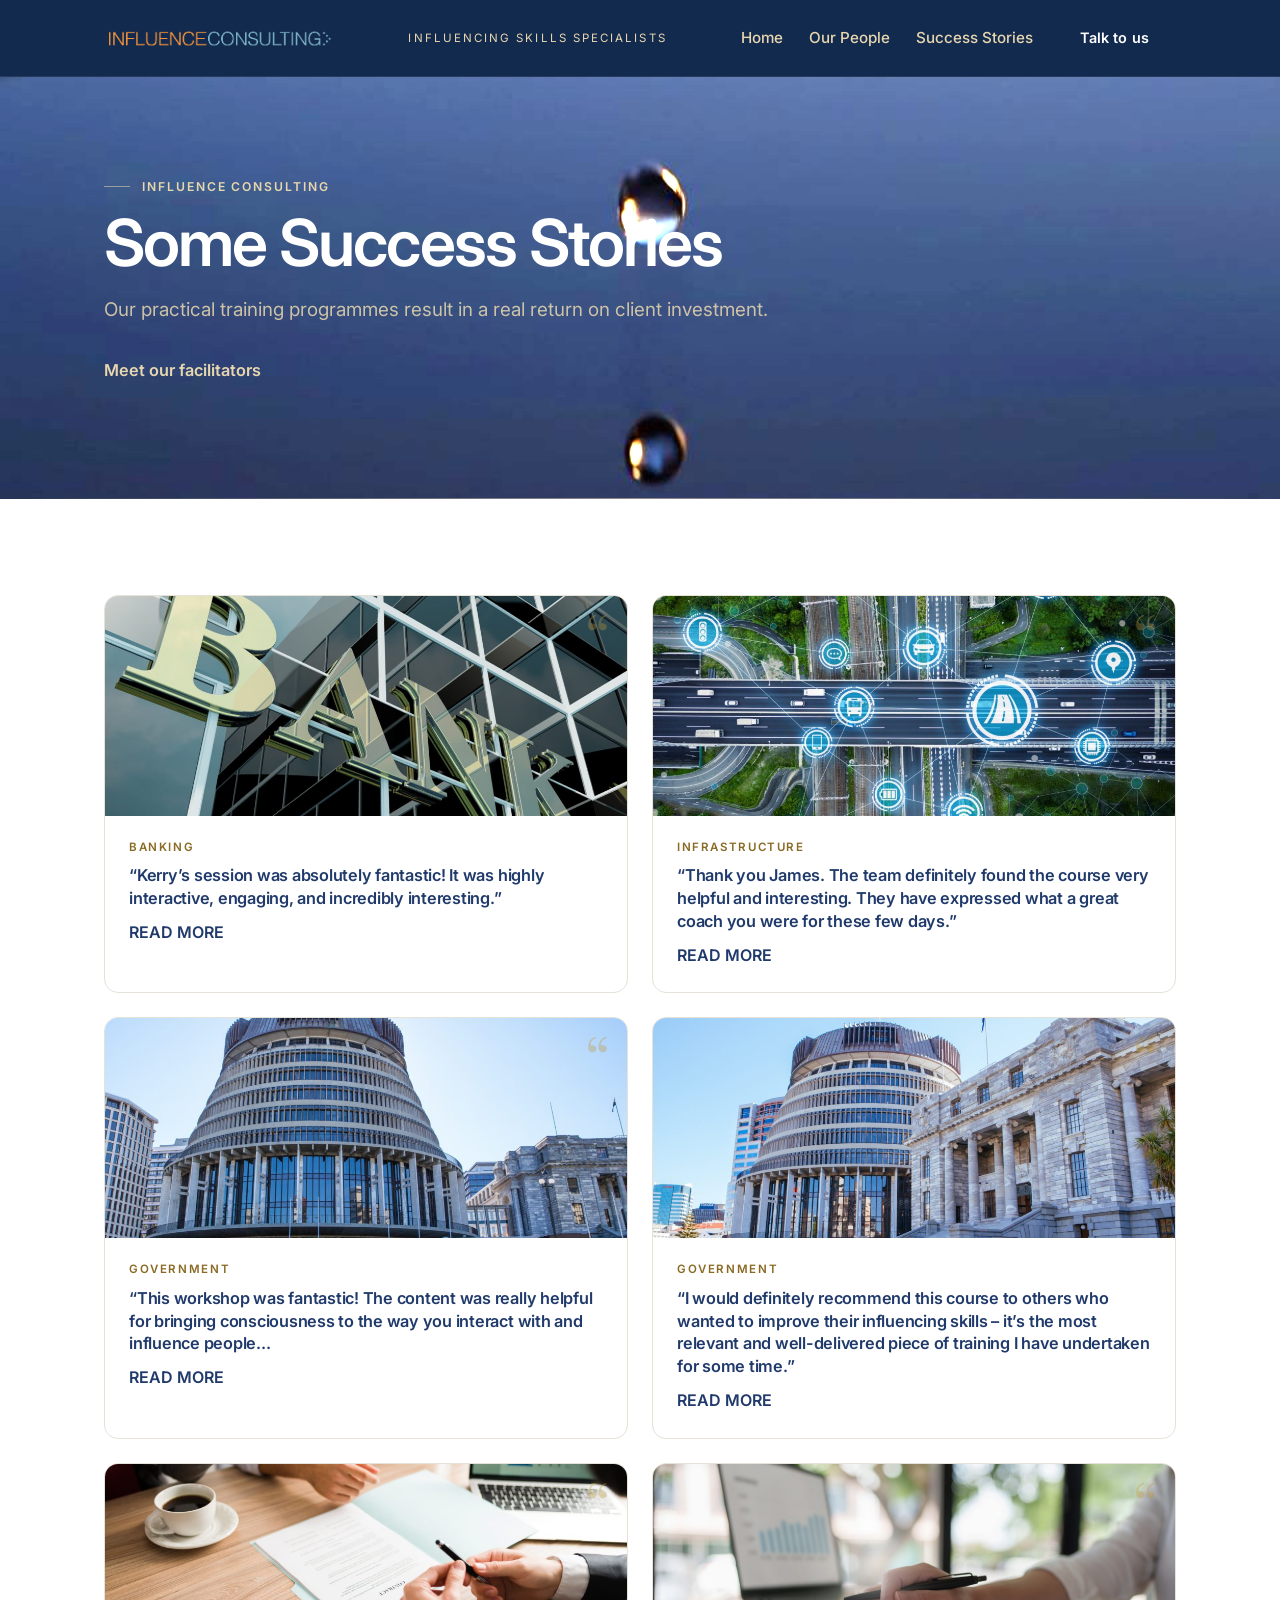
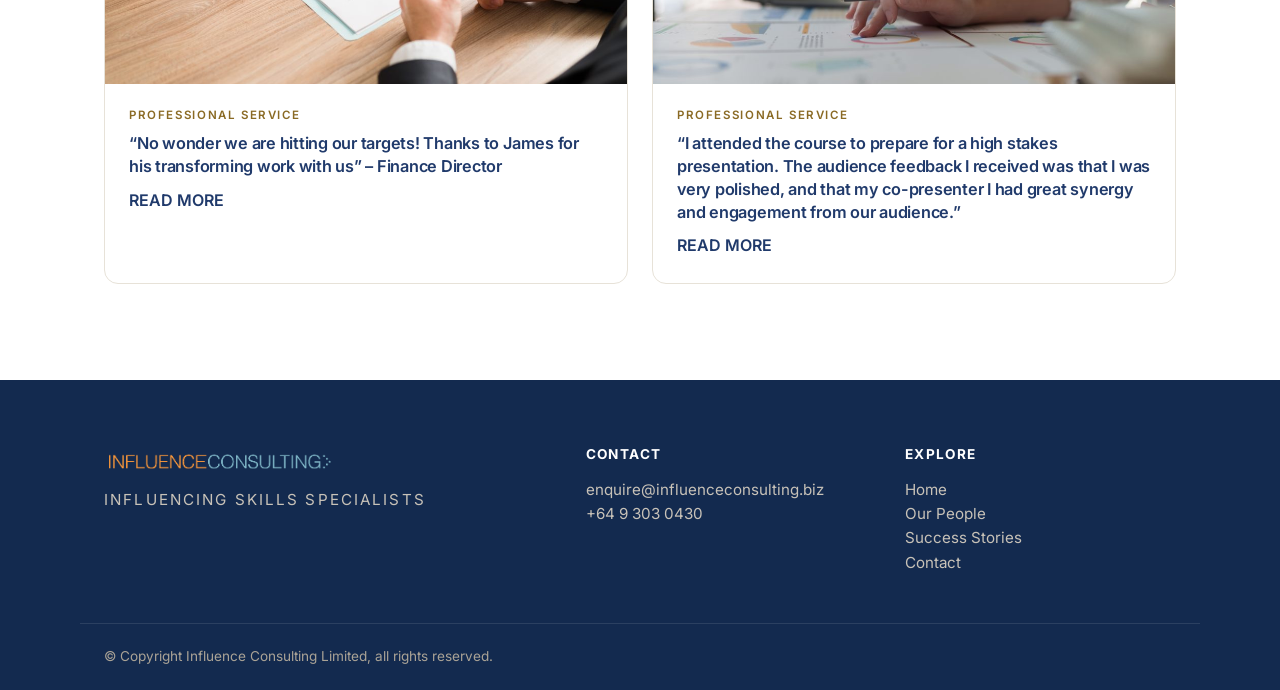
<file: success-stories.html>
<!DOCTYPE html>
<html lang="en-NZ"><script>document.documentElement.classList.add("js")</script>
<head>
<meta charset="UTF-8">
<meta name="viewport" content="width=device-width, initial-scale=1">
<title>Success Stories – Influence Consulting</title>
<link rel="icon" href="/assets/favicon.ico" sizes="any">
<link rel="icon" href="/assets/favicon-32.png" type="image/png" sizes="32x32">
<link rel="apple-touch-icon" href="/assets/favicon-180.png">
<meta property="og:title" content="Success Stories – Influence Consulting">
<meta property="og:description" content="Our practical training programmes result in a real return on client investment.">
<meta property="og:image" content="https://influence-website.onrender.com/assets/og-image.jpg">
<meta property="og:image:width" content="1200">
<meta property="og:image:height" content="630">
<meta property="og:image:alt" content="Influence Consulting — Influencing Skills Specialists">
<meta name="twitter:card" content="summary_large_image">
<meta name="twitter:title" content="Success Stories – Influence Consulting">
<meta name="twitter:description" content="Our practical training programmes result in a real return on client investment.">
<meta name="twitter:image" content="https://influence-website.onrender.com/assets/og-image.jpg">
<meta property="og:type" content="website">
<meta name="description" content="Our practical training programmes result in a real return on client investment.">
<link rel="preconnect" href="https://fonts.googleapis.com">
<link rel="preconnect" href="https://fonts.gstatic.com" crossorigin>
<link href="https://fonts.googleapis.com/css2?family=Fraunces:opsz,wght@9..144,400;9..144,500;9..144,600&family=Inter:wght@400;500;600&display=swap" rel="stylesheet">
<link rel="stylesheet" href="style.css">
</head>
<body>

<header class="site-header">
  <div class="wrap nav-row">
    <a class="brand" href="/"><img src="assets/icl-logo-light.png" alt="Influence Consulting" class="brand-logo"></a>
    <p class="brand-tag">Influencing Skills Specialists</p>
    <button class="nav-toggle" aria-label="Menu" aria-expanded="false"><span></span><span></span><span></span></button>
    <nav>
      <a href="/">Home</a>
      <a href="/our-people">Our People</a>
      <a href="/success-stories">Success Stories</a>
      <a href="/contact" class="btn btn-sm">Talk to us</a>
    </nav>
  </div>
</header>
<main><section class="hero">
    <video class="hero-bg" autoplay muted loop playsinline preload="auto" poster="assets/hero-drop-poster.jpg" aria-hidden="true">
      <source src="assets/hero-drop.mp4#t=1.5,4.5" type="video/mp4">
    </video>
    <div class="wrap hero-grid">
    <div><p class="eyebrow">Influence Consulting</p>
    <h1>Some Success Stories</h1><p class="lede">Our practical training programmes result in a real return on client investment.</p><p class="hero-link"><a href="/our-people">Meet our facilitators</a></p>
    </div>
    </div></section><section class="section"><div class="wrap">
<div class="grid-2 stories-grid" style="margin-top:0"><div class="story" data-modal="story-0">
<img class="story-img" src="assets/story-banking.jpg" alt="" width="1024" height="576" loading="lazy" decoding="async">
<p class="tag">Banking</p><h3>“Kerry’s session was absolutely fantastic! It was highly interactive, engaging, and incredibly interesting.”</h3><p class="textlink">READ MORE</p></div>
<div class="modal" id="story-0"><div class="modal-box"><button class="modal-close" aria-label="Close">×</button>
<h3>“Kerry’s session was absolutely fantastic! It was highly interactive, engaging, and incredibly interesting.”</h3><p>Our client in the banking sector needed to develop its leaders’ communication and influencing skills. With major changes happening in their sector, including shifts in technology use, it was crucial that leaders could communicate effectively and motivate their teams to embrace those changes.</p>
<p>We tailored our three core programmes — Be Clear, Engage & Persuade, and Inspire Change — to our client’s specific needs to address this need. Participants attended the programmes based on their individual capabilities and needs, with some choosing to attend each program gradually over time. We ensured that all participants focused on their specific influencing situations throughout the training.</p>
<p>As evidenced by the great feedback from participants, our tailored approach was a real success. Moreover, our client was able to point to key changes in the way their leaders communicated, resulting in buy-in to critical changes across the entire organisation. We are thrilled to have been able to help our client achieve these important outcomes.</p></div></div><div class="story" data-modal="story-1">
<img class="story-img" src="assets/story-infrastructure.jpg" alt="" width="1024" height="576" loading="lazy" decoding="async">
<p class="tag">Infrastructure</p><h3>“Thank you James. The team definitely found the course very helpful and interesting. They have expressed what a great coach you were for these few days.”</h3><p class="textlink">READ MORE</p></div>
<div class="modal" id="story-1"><div class="modal-box"><button class="modal-close" aria-label="Close">×</button>
<h3>“Thank you James. The team definitely found the course very helpful and interesting. They have expressed what a great coach you were for these few days.”</h3><p>Our client is an owner/operator of significant infrastructure assets, as well as a number of additional businesses.</p>
<p>Participants on our Influencing & Stakeholder Engagement Skills programme are drawn from across the organisation, from plant site engineering and operations staff, client contracting and sales, as well as procurement and finance roles from head office, and everyone in between.</p>
<p>Participants bring their own live, current situations into the programme. These include external scenarios such as discussions with suppliers, customers and regulators, to internal propositions around capital allocation, compliance maturity and efficiency initiatives. Their situations are used as a platform to learn our proven concepts and techniques, and for application back in the workplace.</p>
<p>A side benefit of the programme is that staff get to understand different areas of the organisation, and build stronger working relationships with their colleagues.</p>
<p>We have delivered the programme across a range of different locations for this client since 2014, and are their top ranking learning and development course based on staff feedback.</p></div></div><div class="story" data-modal="story-2">
<img class="story-img" src="assets/story-gov1.jpg" alt="" width="1024" height="576" loading="lazy" decoding="async">
<p class="tag">Government</p><h3>“This workshop was fantastic! The content was really helpful for bringing consciousness to the way you interact with and influence people…</h3><p class="textlink">READ MORE</p></div>
<div class="modal" id="story-2"><div class="modal-box"><button class="modal-close" aria-label="Close">×</button>
<h3>“This workshop was fantastic! The content was really helpful for bringing consciousness to the way you interact with and influence people…</h3><p>“I thought it was probably one of the best training courses I’ve been on for a while.”</p>
<p>A public sector client faced a critical challenge in implementing Government policy that required major behavioural change. To achieve this objective, they needed to develop their staff’s influencing skills to effectively engage government agencies and the public. This is a critical requirement since implementing government policy is often a complex process that requires coordination and cooperation across various government agencies and stakeholders.</p>
<p>To address this challenge, we took a tailored approach. Our core influencing skills programme was customised to meet the specific needs of the client. The programme was designed to enable participants to work on their own scenarios that required them to influence others to buy-in to the proposed change.</p>
<p>The tailored programme provided a range of skills to the participants, including how to establish rapport with stakeholders, the use of persuasive communication techniques, and how to build consensus around the proposed change. These skills were essential to enable the participants to influence the key stakeholders effectively and achieve the desired outcomes.</p>
<p>The success of the programme was evidenced by the great feedback received from the participants. They were able to apply the skills they learned during the programme in their work to influence others for real buy-in to change. Our approach enabled the client to implement Government policy that required major behavioural change.</p></div></div><div class="story" data-modal="story-3">
<img class="story-img" src="assets/story-gov2.jpg" alt="" width="1024" height="576" loading="lazy" decoding="async">
<p class="tag">Government</p><h3>“I would definitely recommend this course to others who wanted to improve their influencing skills – it’s the most relevant and well-delivered piece of training I have undertaken for some time.”</h3><p class="textlink">READ MORE</p></div>
<div class="modal" id="story-3"><div class="modal-box"><button class="modal-close" aria-label="Close">×</button>
<h3>“I would definitely recommend this course to others who wanted to improve their influencing skills – it’s the most relevant and well-delivered piece of training I have undertaken for some time.”</h3><p>– Senior Manager</p>
<p>Our client is a significant Government Ministry with extensive policy, stakeholder engagement and operational responsibilities.</p>
<p>We work with their external and overseas facing staff, as well as senior professionals from across the organisation who need to influence others around a myriad of different topics. These include strategic, policy, compliance, technical, and safety related scenarios.</p>
<p>Staff participate in our flagship Influencing Skills programme, and use our strategies and 7Cs skill sets to assist them with stakeholder engagement and influencing skills in a range of situations, from informal 1-1 meetings through to multi-party formal discussions.</p>
<p>A recurring theme is the need to influence without the authority of legislation, policy or rules. Through strong working relationships, building credibility on topic, and presenting well reasoned propositions while remaining alert to the specific needs of their stakeholders, participants gain much more traction with their propositions.</p>
<p>The programme has been run by the Ministry since 2015, with a long waiting list, which is testament to the value participants have received and the feedback given.</p></div></div><div class="story" data-modal="story-4">
<img class="story-img" src="assets/story-prof1.jpg" alt="" width="1024" height="576" loading="lazy" decoding="async">
<p class="tag">Professional Service</p><h3>“No wonder we are hitting our targets! Thanks to James for his transforming work with us” – Finance Director</h3><p class="textlink">READ MORE</p></div>
<div class="modal" id="story-4"><div class="modal-box"><button class="modal-close" aria-label="Close">×</button>
<h3>“No wonder we are hitting our targets! Thanks to James for his transforming work with us” – Finance Director</h3><p>Our client is an overseas consultancy firm with global reach.</p>
<p>The firm has a large number of consultants who are technically excellent and deliver outstanding projects, but are also required to develop new business.</p>
<p>This presents challenges for the consultants, from a reticence around feeling ‘salesy’, difficulties in articulating the value the firm can bring, and taking a long term, consistent approach to developing business while managing the demands of client work.</p>
<p>Through a firm wide programme of workshops and ongoing coaching in person and via zoom, we introduced a clear and reliable methodology for developing new business based on precise client understanding, clear articulation of value, and building strong working chemistry with clients, contacts and champions.</p>
<p>As a result the consultants have reported that they are much more comfortable and confident with business development, and have a higher rate of success in winning new business.</p></div></div><div class="story" data-modal="story-5">
<img class="story-img" src="assets/story-prof2.jpg" alt="" width="1024" height="576" loading="lazy" decoding="async">
<p class="tag">Professional Service</p><h3>“I attended the course to prepare for a high stakes presentation. The audience feedback I received was that I was very polished, and that my co-presenter I had great synergy and engagement from our audience.”</h3><p class="textlink">READ MORE</p></div>
<div class="modal" id="story-5"><div class="modal-box"><button class="modal-close" aria-label="Close">×</button>
<h3>“I attended the course to prepare for a high stakes presentation. The audience feedback I received was that I was very polished, and that my co-presenter I had great synergy and engagement from our audience.”</h3><p>– Senior Advisor</p>
<p>Our client is a leading professional service firm with challenges around the presentation of very technical concepts and information, pressured timeframes for preparation, and demanding audiences.</p>
<p>Through our presentation skills programme the advisors work through the key elements of preparing interesting and engaging content, structuring for clarity and delivering with confidence and conviction. The programme is a mix of group workshop and 1-1 coaching sessions.</p>
<p>We regularly receive participant comments that this has been the best training they have ever attended. As a result, we have been engaged by the firm continuously over the last 15 years to develop the face-to-face communication skills of their client-facing staff.</p></div></div></div>
</div></section></main>

<footer class="site-footer">
  <div class="wrap footer-grid">
    <div>
      <a href="/"><img src="assets/icl-logo-light.png" alt="Influence Consulting" class="footer-logo" width="231" height="34"></a>
      <p class="footer-tag">Influencing Skills Specialists</p>
    </div>
    <div>
      <h4>Contact</h4>
      <p><a href="mailto:enquire@influenceconsulting.biz">enquire@influenceconsulting.biz</a><br>
      <a href="tel:+6493030430">+64 9 303 0430</a></p>
    </div>
    <div>
      <h4>Explore</h4>
      <p><a href="/">Home</a><br>
      <a href="/our-people">Our People</a><br>
      <a href="/success-stories">Success Stories</a><br>
      <a href="/contact">Contact</a></p>
    </div>
  </div>
  <div class="wrap footer-base">© Copyright Influence Consulting Limited, all rights reserved.</div>
</footer>

<script src="site.js" defer></script>
</body>
</html>
</file>
<file: style.css>
/* design tokens: the only ad-hoc colour values in this file should be inside this block */
:root{
  --ink:#2b2925; --ink-soft:#5f5a51; --navy:#203a6b; --navy-deep:#132a4f; --navy-hi:#32527f;
  --navy-mid:#1d3a6b;
  --gold:#c19a3d; --gold-ink:#8a6a24; --gold-soft:#e8d7ae; --gold-bright:#d4a843; --tint:#f6f4ef; --line:#e7e2d8;
  --space-2:16px; --space-3:24px; --space-4:32px; --space-6:48px; --space-8:64px; --space-12:96px;
  --font-display:"Fraunces",Georgia,serif; --font-body:"Inter",-apple-system,sans-serif;
  --mist:#aaa396; --gold-dim:rgba(193,154,61,.5);
  --shadow-card:0 12px 30px rgba(12,31,63,.1);
  --shadow-deep:0 30px 70px rgba(0,0,0,.45);
  --shadow-pop:0 16px 40px rgba(8,21,39,.28);
}
html{scroll-behavior:smooth}
*{margin:0;padding:0;box-sizing:border-box}
body{font-family:var(--font-body);color:var(--ink);line-height:1.6;background:#fff}
html,body{overflow-x:clip}
.wrap{max-width:1120px;margin:0 auto;padding:0 24px}
h1,h2,h3{font-family:var(--font-body);font-weight:600;line-height:1.14;letter-spacing:-.02em}
h1{font-size:clamp(2.5rem,5.4vw,4.05rem);line-height:1.02;letter-spacing:-.03em}
h2{font-size:clamp(1.9rem,3.9vw,2.9rem);line-height:1.05;letter-spacing:-.025em;margin-bottom:18px}
h3{font-size:1.28rem;margin-bottom:10px;letter-spacing:-.015em}
p{color:var(--ink-soft)}
.eyebrow{display:flex;align-items:center;gap:12px;font-size:.76rem;font-weight:600;letter-spacing:.16em;text-transform:uppercase;color:var(--gold-ink);margin-bottom:14px}
.eyebrow::before{content:"";width:26px;height:1px;background:currentColor;opacity:.55;flex:none}
.lede{font-size:1.18rem;line-height:1.62;max-width:58ch}
.btn{display:inline-flex;align-items:center;background:transparent;color:#fff;padding:13px 28px;border-radius:999px;text-decoration:none;font-weight:600;font-size:.98rem;letter-spacing:.01em;transition:.2s;border:1.5px solid rgba(193,154,61,.55)}
.btn::after{content:" \2192";font-weight:500;margin-left:6px}
.btn:hover{background:var(--gold);color:var(--navy-deep);border-color:var(--gold)}
.btn-gold{background:transparent;color:var(--gold);border-color:transparent}
.btn-gold:hover{background:var(--gold);color:var(--navy-deep);border-color:var(--gold)}
.btn-sm{padding:9px 20px;font-size:.9rem;border-color:transparent}
.btn-sm::after{content:""}
.textlink{color:var(--navy);font-weight:600;text-decoration:none}
.textlink:hover{color:var(--gold-ink)}
a{color:inherit}
a:focus-visible,button:focus-visible,input:focus-visible,textarea:focus-visible{outline:3px solid var(--gold);outline-offset:3px}

/* header */
.site-header{position:sticky;top:0;background:var(--navy-deep);backdrop-filter:blur(8px);border-bottom:1px solid rgba(255,255,255,.08);z-index:50;transition:background .35s ease}
.nav-row{display:flex;align-items:center;justify-content:space-between;height:76px;gap:16px}
.brand-logo{height:34px;width:auto;display:block}
.brand-tag{font-size:.72rem;letter-spacing:.18em;text-transform:uppercase;color:var(--gold-soft)}
.brand{font-family:var(--font-body);font-size:1.35rem;text-decoration:none;color:#fff;font-weight:600}
.brand span{color:var(--gold);font-weight:400}
nav{display:flex;gap:26px;align-items:center}
nav a{text-decoration:none;font-weight:500;color:var(--gold-soft);font-size:.95rem}
nav a:hover{color:#fff}
.nav-toggle{display:none;flex-direction:column;gap:5px;background:none;border:none;cursor:pointer;padding:8px}
.nav-toggle span{display:block;width:22px;height:2px;background:var(--gold-soft);border-radius:2px;transition:.25s}
.nav-open .nav-toggle span:nth-child(1){transform:translateY(7px) rotate(45deg)}
.nav-open .nav-toggle span:nth-child(2){opacity:0}
.nav-open .nav-toggle span:nth-child(3){transform:translateY(-7px) rotate(-45deg)}

/* hero */
.hero{position:relative;background:linear-gradient(180deg,var(--navy-deep) 0%,var(--navy) 40%,var(--navy-hi) 100%);color:#fff;padding:clamp(48px,8.5vw,100px) 0 clamp(64px,9vw,120px);overflow:hidden}
.hero::after{content:"";position:absolute;inset:auto 0 0 0;height:1px;background:linear-gradient(90deg,rgba(232,215,174,0),rgba(232,215,174,.5),rgba(232,215,174,0))}
.hero .eyebrow{color:var(--gold-soft)}
.hero h1{color:#fff;max-width:18ch}
.hero .lede{color:rgba(232,215,174,.85);margin-top:18px}
.hero-grid{display:grid;grid-template-columns:1fr;gap:clamp(32px,4vw,56px);align-items:center;position:relative;z-index:1}
.hero-link{margin-top:var(--space-4)}
.hero-link a{color:var(--gold-soft);font-weight:600;text-decoration:none;font-size:1.02rem}
.hero-link a:hover{color:#fff}
.hero-bg{position:absolute;inset:0;width:100%;height:100%;object-fit:cover;z-index:0;filter:brightness(1.85)}

/* ghost watermark heading */
.section-head{padding-top:clamp(90px,10vw,150px)}
.section-head{overflow:hidden}
.ghost{position:absolute;top:-8px;left:0;font-family:var(--font-body);font-weight:600;
  font-size:clamp(3.4rem,9vw,7.5rem);line-height:1;letter-spacing:-.02em;white-space:nowrap;
  color:transparent;-webkit-text-stroke:1px rgba(12,31,63,.10);pointer-events:none;user-select:none}
.section-head{position:relative}

/* subtle particle texture on hero, water-inspired */
.hero::before{content:"";position:absolute;inset:0;opacity:.08;pointer-events:none;
  background-image:radial-gradient(rgba(232,215,174,.5) 1px,transparent 1.4px);background-size:28px 28px;
  -webkit-mask-image:radial-gradient(120% 100% at 85% 20%,#000 0%,transparent 62%);
  mask-image:radial-gradient(120% 100% at 85% 20%,#000 0%,transparent 62%)}

/* story card quote mark */
.story{position:relative}
.story::before{content:"\201C";position:absolute;top:14px;right:18px;font-family:var(--font-display);
  font-size:3.6rem;line-height:1;color:var(--gold);opacity:.35;pointer-events:none}

/* stats */
.stats{background:var(--navy);padding:clamp(48px,7vw,80px) 0;position:relative}
.stats::before{content:"";position:absolute;inset:0;opacity:.08;pointer-events:none;
  background-image:radial-gradient(rgba(232,215,174,.85) 1px,transparent 1.5px);background-size:20px 20px}
.stats-grid{display:grid;grid-template-columns:repeat(4,1fr);gap:var(--space-3);text-align:center}
.stats strong{display:block;font-family:var(--font-body);font-weight:600;font-size:clamp(2.2rem,4vw,3.1rem);line-height:1;letter-spacing:-.02em;color:#fb983a;transition:color .3s}
.stats strong.counted{color:#fb983a}
.stats span{font-size:.8rem;font-weight:600;letter-spacing:.06em;text-transform:uppercase;color:rgba(232,215,174,.75);display:block;margin-top:4px}

/* sections */
.section{padding:clamp(64px,7.5vw,112px) 0}
.section-tint{background:var(--tint)}
.grid-3{display:grid;grid-template-columns:repeat(3,1fr);gap:24px;margin-top:36px}
.grid-2{display:grid;grid-template-columns:repeat(2,1fr);gap:24px;margin-top:36px}
#programmes .grid-2{counter-reset:prog;display:none}
#programmes .grid-2.active{display:grid}
.grid-1{display:grid;grid-template-columns:1fr;gap:24px;margin-top:36px}
#programmes .grid-1{counter-reset:prog;display:none}
#programmes .grid-1.active{display:grid}
@media(min-width:901px){#programmes .grid-1{max-width:50%}}
#programmes .card{position:relative;background:#fff;border:1px solid var(--line);border-radius:16px;padding:calc(var(--space-4) + 8px);transition:.25s;opacity:1;transform:none}
#programmes .card::before{counter-increment:prog;content:counter(prog,decimal-leading-zero);position:absolute;top:18px;right:24px;font-family:var(--font-display);font-size:.95rem;letter-spacing:.06em;color:var(--gold-ink);opacity:.85}
#programmes .card{border-top:2px solid rgba(193,154,61,.45)}
.programme-tabs{display:flex;justify-content:center;gap:6px;margin-bottom:var(--space-4)}
.programme-tab{font-family:var(--font-body);font-size:.82rem;font-weight:600;letter-spacing:.1em;text-transform:uppercase;color:var(--ink-soft);background:none;border:none;padding:10px 22px;cursor:pointer;border-radius:999px;transition:.25s}
.programme-tab:hover{color:var(--navy)}
.programme-tab.active{color:var(--navy);background:var(--tint)}
.card{background:#fff;border:1px solid var(--line);border-radius:16px;padding:var(--space-4);transition:.25s}
#programmes .card{opacity:1;transform:none}
html:not(.js) .card,html:not(.js) .logo-card,html:not(.js) .person,html:not(.js) .story{opacity:1;transform:none}
.card:hover{box-shadow:0 12px 30px rgba(12,31,63,.08)}
.card-kicker{font-size:.72rem;font-weight:600;letter-spacing:.14em;text-transform:uppercase;color:var(--gold-ink);margin-bottom:10px}
.card h3{color:var(--navy)}
.card p{font-size:.97rem}

/* clients — tabbed carousel like the current influence.co.nz */
.client-section{padding:clamp(64px,7.5vw,112px) 0}
.client-tabs{display:flex;justify-content:center;gap:6px;margin-bottom:var(--space-6)}
.client-tab{font-family:var(--font-body);font-size:.82rem;font-weight:600;letter-spacing:.1em;text-transform:uppercase;color:var(--ink-soft);background:none;border:none;padding:10px 22px;cursor:pointer;border-radius:999px;transition:.25s;position:relative}
.client-tab:hover{color:var(--navy)}
.client-tab.active{color:var(--navy);background:var(--tint)}
.client-panel{display:none;animation:fadeSlideIn .4s ease}
.client-panel.active{display:block}
@keyframes fadeSlideIn{from{opacity:0;transform:translateY(8px)}to{opacity:1;transform:translateY(0)}}
.logo-grid{display:grid;grid-template-columns:repeat(6,1fr);gap:10px 24px;align-items:center}
.logo-card{background:none;border:0;border-radius:0;display:grid;place-items:center;padding:10px 4px;min-height:76px;transition:.3s;opacity:0;transform:translateY(10px)}
.logo-card img{opacity:.85;transition:.3s}
.logo-card:hover img{opacity:1}
.logo-card:hover{transform:translateY(-2px)}
.logo-card.in{opacity:1;transform:none}
.logo-card:hover{box-shadow:0 8px 22px rgba(12,31,63,.09)}
.logo-card img{max-width:100%;height:auto;object-fit:contain;transition:.3s}
.client-dots{display:flex;justify-content:center;gap:8px;margin-top:var(--space-4)}
.client-dot{width:8px;height:8px;border-radius:50%;border:none;background:var(--line);cursor:pointer;padding:0;transition:.25s}
.client-dot.on{background:var(--gold)}

/* bubbles — testimonial carousel */
.bubbles-wrapper{position:relative;max-width:740px;margin:0 auto;min-height:200px;display:flex;align-items:center;justify-content:center}
.bubble{max-width:640px;text-align:center;padding:var(--space-3) var(--space-4);opacity:0;transform:translateX(40px);transition:opacity .5s ease,transform .5s ease;pointer-events:none;position:absolute}
.bubble.active{opacity:1;transform:translateX(0);pointer-events:auto;position:relative}
.bubble.leaving{opacity:0;transform:translateX(-40px)}
.bubble::before{content:"\201C";font-family:var(--font-display);font-size:3rem;line-height:1;color:var(--gold);display:block;margin-bottom:8px}
.bubble p{color:var(--ink);font-size:1.08rem;line-height:1.6;max-width:58ch;margin:0 auto}
.bubble p:last-child{margin-top:10px;font-size:.82rem;font-weight:600;letter-spacing:.06em;text-transform:uppercase;color:var(--gold-ink)}
.bubble-dots{display:flex;justify-content:center;gap:10px;margin-top:36px}
.bubble-dots button{width:10px;height:10px;border-radius:50%;border:none;background:var(--line);cursor:pointer;padding:0;transition:.25s}
.bubble-dots button.on{background:var(--gold)}
.bubble-controls{display:flex;justify-content:center;gap:20px;margin-top:20px}
.bubble-prev,.bubble-next{background:none;border:1.5px solid var(--line);color:var(--ink-soft);width:44px;height:44px;border-radius:50%;font-size:1.1rem;cursor:pointer;transition:.25s;display:grid;place-items:center}
.bubble-prev:hover,.bubble-next:hover{border-color:var(--gold);color:var(--gold-ink)}

/* people */
.person{background:#fff;border:1px solid var(--line);border-radius:14px;padding:var(--space-3);text-align:center;cursor:pointer;transition:.25s;opacity:0;transform:translateY(14px)}
.person.in{opacity:1;transform:none}
.person:hover{box-shadow:var(--shadow-card);transform:translateY(-3px)}
.person-photo{width:116px;height:116px;border-radius:50%;object-fit:cover;margin-bottom:16px;border:1px solid rgba(193,154,61,.5)}
.person h3{color:var(--navy)}
.person .loc{font-size:.78rem;font-weight:600;letter-spacing:.08em;text-transform:uppercase;color:var(--gold-ink);margin-bottom:6px}

/* stories */
.stories-grid .story{cursor:pointer}
.story{background:#fff;border:1px solid var(--line);border-radius:14px;overflow:hidden;transition:.25s;opacity:0;transform:translateY(14px)}
.story.in{opacity:1;transform:none}
.story:hover{box-shadow:var(--shadow-card);transform:translateY(-3px)}
.story-img{width:100%;height:220px;object-fit:cover;display:block}
.story .tag{font-size:.72rem;font-weight:600;letter-spacing:.14em;text-transform:uppercase;color:var(--gold-ink);margin:22px var(--space-3) 0}
.story h3{font-size:1.02rem;color:var(--navy);margin:8px var(--space-3) 10px;line-height:1.4}
.story .textlink{margin:0 var(--space-3) var(--space-3);display:inline-block}

/* modal */
.modal{position:fixed;inset:0;background:rgba(8,21,39,.55);display:grid;place-items:center;padding:24px;opacity:0;pointer-events:none;transition:.25s;z-index:100}
.modal.open{opacity:1;pointer-events:auto}
.modal-box{position:relative;background:#fff;border-radius:16px;max-width:640px;width:100%;max-height:82vh;overflow:auto;padding:var(--space-6);transform:translateY(14px);transition:.25s}
.modal.open .modal-box{transform:none}
.modal-box h3{color:var(--navy);font-size:1.4rem;margin-bottom:14px}
.modal-close{position:absolute;top:10px;right:10px;width:44px;height:44px;display:grid;place-items:center;background:none;border:none;font-size:1.5rem;cursor:pointer;color:var(--ink-soft);border-radius:50%}
.modal-close:hover{background:var(--tint)}
.modal-close:hover{color:var(--navy)}
.modal-box p{margin-bottom:12px}

/* contact */
.contact-grid{display:grid;grid-template-columns:1fr 1fr;gap:56px;align-items:start}
.contact-lines{display:grid;gap:20px;margin-top:30px}
.contact-lines h4{font-size:.8rem;letter-spacing:.1em;text-transform:uppercase;color:var(--gold-ink)}
.contact-lines a{font-size:1.1rem;color:var(--navy);text-decoration:none;font-weight:600}
.contact-lines a:hover{color:var(--gold)}
.contact-form{display:grid;gap:10px;background:var(--tint);border:1px solid var(--line);border-radius:14px;padding:var(--space-4)}
.contact-form label{font-size:.86rem;font-weight:600;color:var(--navy);margin-top:8px}
.contact-form input,.contact-form textarea{width:100%;padding:13px 16px;border:1px solid var(--line);border-radius:10px;font:inherit;background:#fff;color:var(--ink);transition:border-color .2s}
.contact-form input:hover,.contact-form textarea:hover{border-color:var(--gold-dim)}
.contact-form label{display:block;font-size:.78rem;font-weight:600;letter-spacing:.08em;text-transform:uppercase;color:var(--ink-soft);margin:0 0 6px}
.contact-form input:focus,.contact-form textarea:focus{outline:2px solid var(--gold);border-color:transparent}
.contact-form .btn{margin-top:16px;justify-self:start;border:none;cursor:pointer;background:var(--navy);color:#fff}
.contact-form .btn:hover{background:var(--gold);color:var(--navy-deep)}

/* footer */
.site-footer{background:var(--navy-deep);color:var(--mist);padding:var(--space-8) 0 0}
.footer-grid{display:grid;grid-template-columns:1.6fr 1fr 1fr;gap:48px;padding-bottom:48px}
.footer-logo{height:34px;width:auto;display:block;margin-bottom:10px}
.footer-tag{margin-top:8px}
.site-footer h4{color:#fff;font-size:.85rem;letter-spacing:.1em;text-transform:uppercase;margin-bottom:12px}
.site-footer a{text-decoration:none}
.site-footer a:hover{color:#fff}
.site-footer p{font-size:.95rem;color:#c8c2b8}
.site-footer p a{color:#c8c2b8}
.site-footer a:hover{color:#fff}
.footer-tag{color:#c8c2b8;font-size:.8rem;letter-spacing:.14em;text-transform:uppercase}
.footer-base{border-top:1px solid rgba(255,255,255,.1);padding:22px 24px;font-size:.85rem}

@media(max-width:900px){
  .ghost{font-size:2.6rem}
  .hero-grid,.grid-2,.contact-grid,.footer-grid{grid-template-columns:1fr}
  .grid-3{grid-template-columns:1fr}
  .hero{padding:40px 0 56px}

  .stats-grid{grid-template-columns:repeat(2,1fr)}
  .logo-grid{grid-template-columns:repeat(3,1fr)}
  .bubble{position:relative;max-width:100%;transform:none;opacity:1}
  .bubble:not(.active){display:none}
  .bubble-controls{display:none}
  .bubble-dots{margin-top:20px}
  .bubbles-wrapper{min-height:auto}
  .brand-tag{display:none}
  .programme-tab{font-size:.7rem;padding:8px 16px;letter-spacing:.08em}
  .nav-toggle{display:flex}
  nav{position:fixed;top:76px;left:0;right:0;background:var(--navy-deep);flex-direction:column;align-items:stretch;gap:0;padding:8px 24px 20px;border-bottom:1px solid rgba(255,255,255,.1);box-shadow:0 16px 30px rgba(0,0,0,.35);transform:translateY(-12px);opacity:0;pointer-events:none;transition:.25s;z-index:49}
  .nav-open nav{transform:none;opacity:1;pointer-events:auto}
  nav a{display:block;padding:13px 4px;border-bottom:1px solid rgba(255,255,255,.1);font-size:1rem}
  nav a:last-child{border-bottom:none;margin-top:10px;text-align:center}
  .programme-tabs{flex-wrap:wrap}
  .client-tabs{flex-wrap:wrap}
}

@media (prefers-reduced-motion: reduce){
  .bubble,.bubble.active,.bubble.leaving{transition:none;transform:none;opacity:1;position:relative}
  .bubble:not(.active){display:none}
  .bubble-dots,.bubble-controls{display:none}
}
</file>
